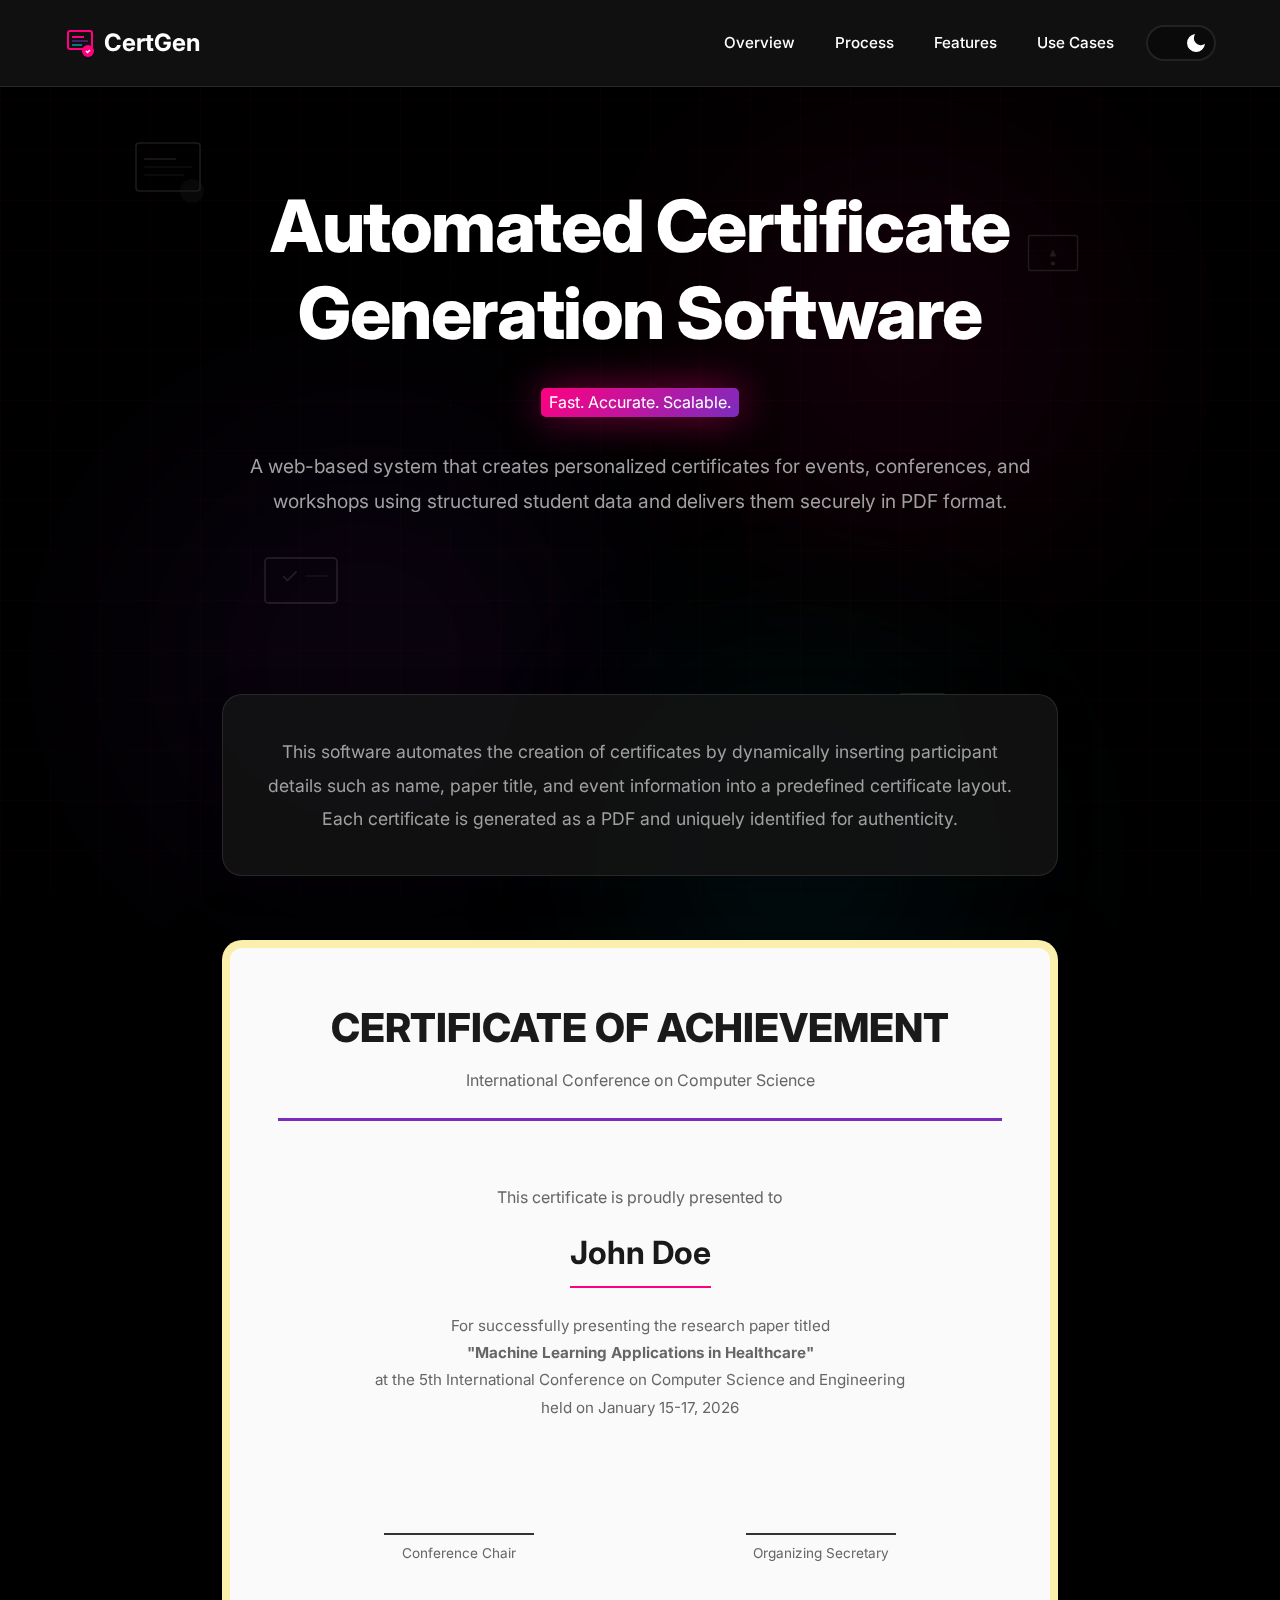
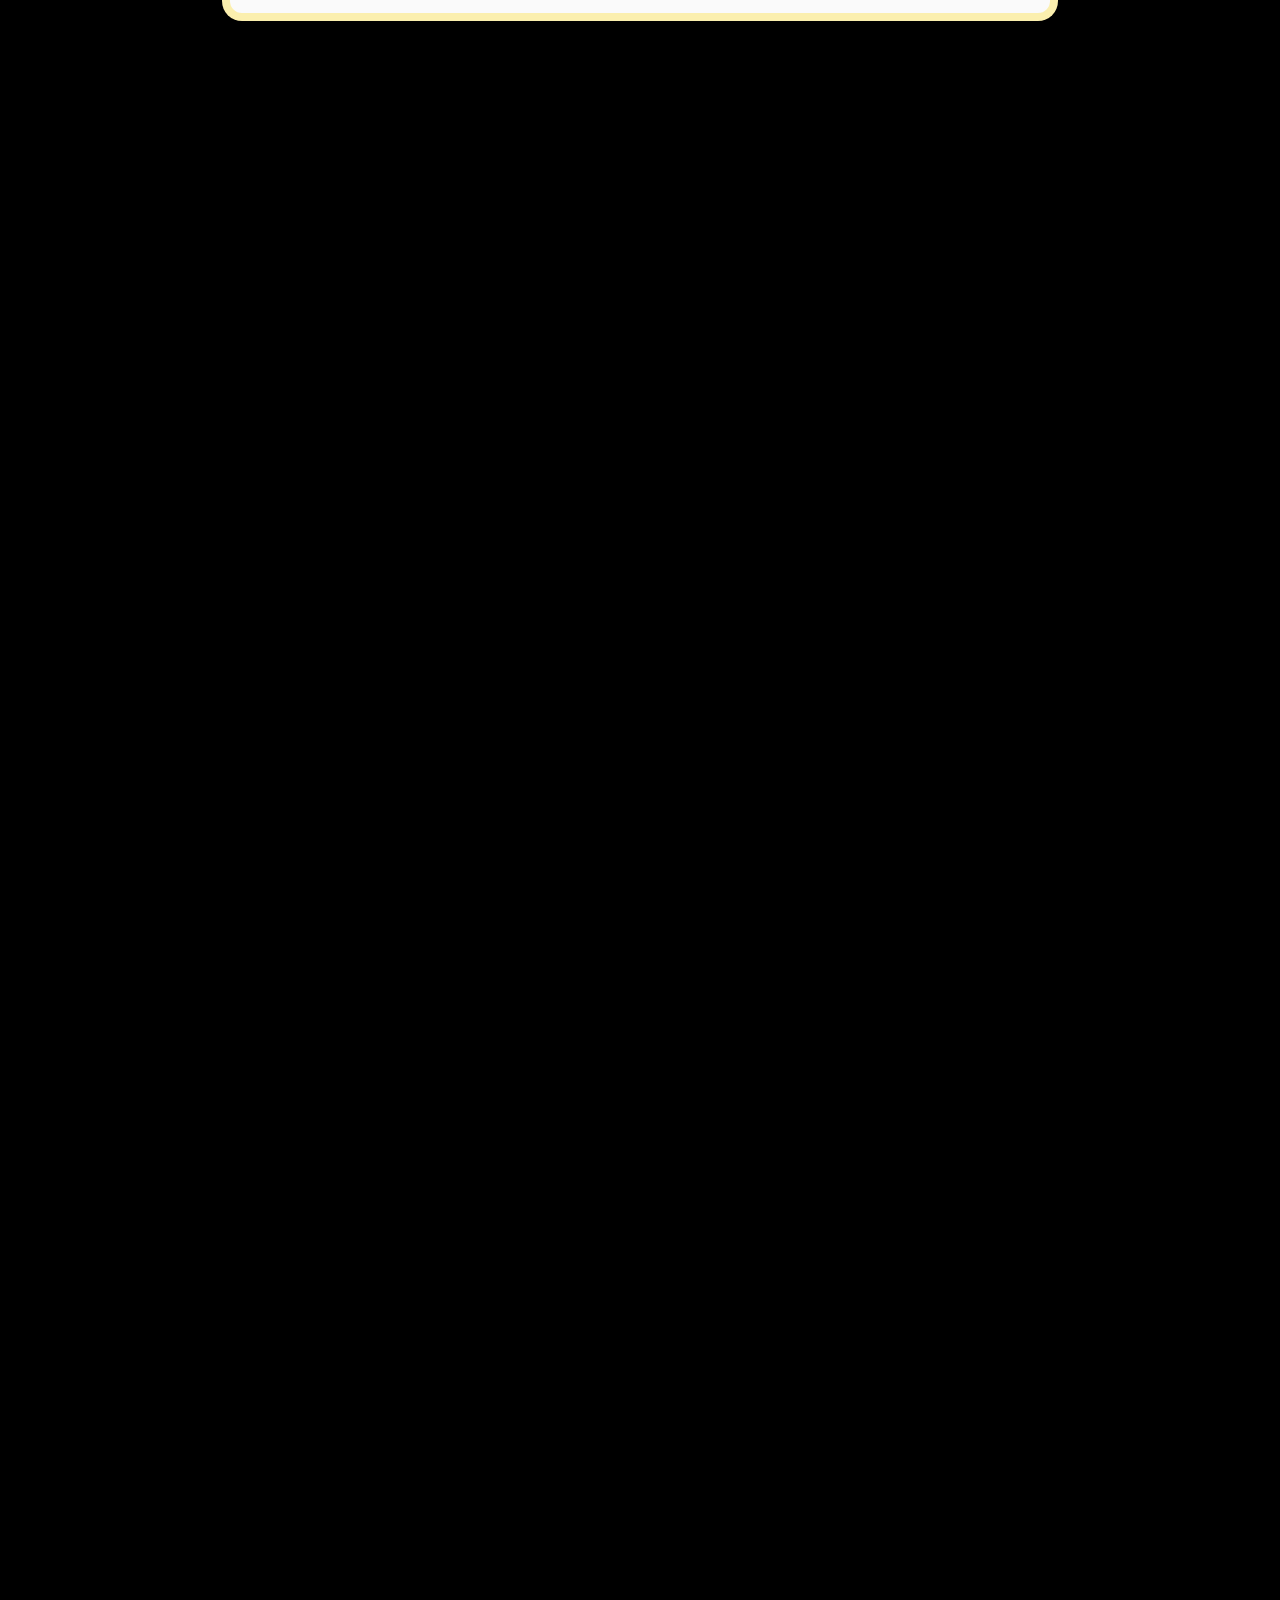
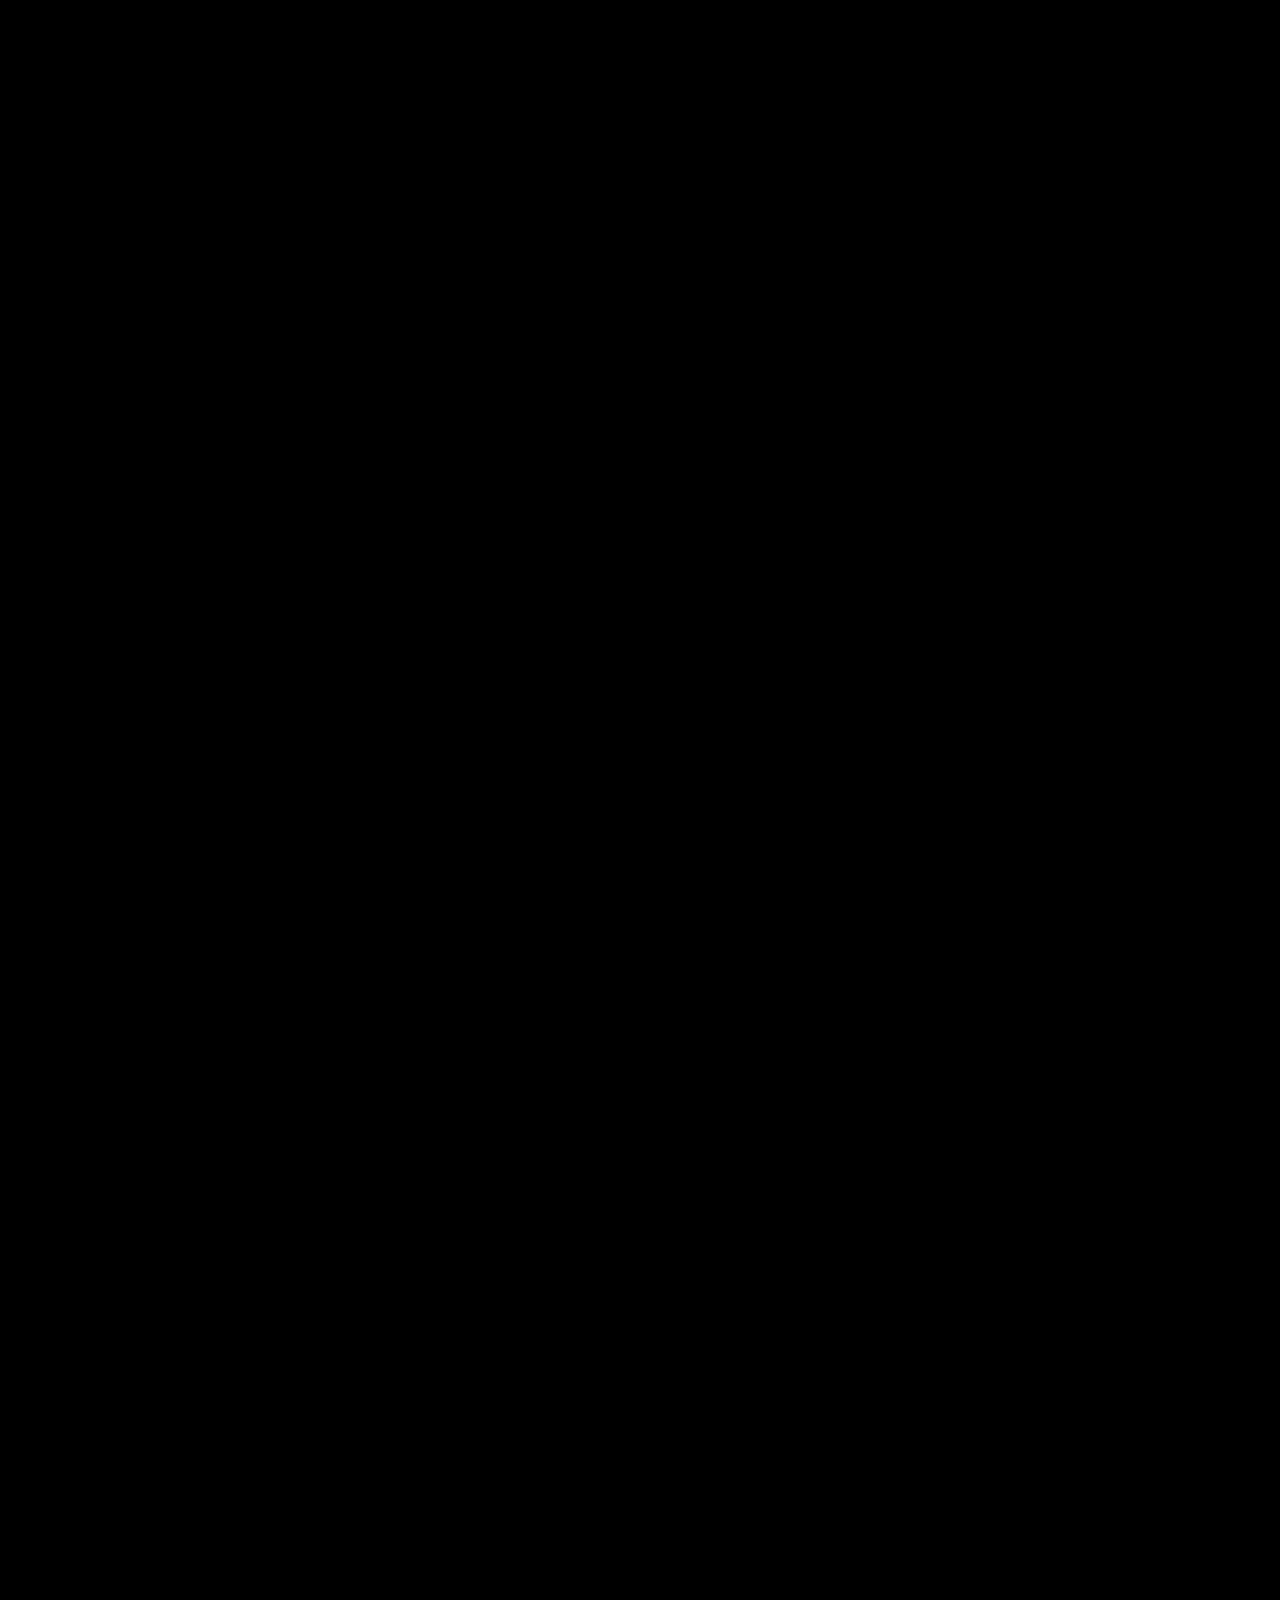
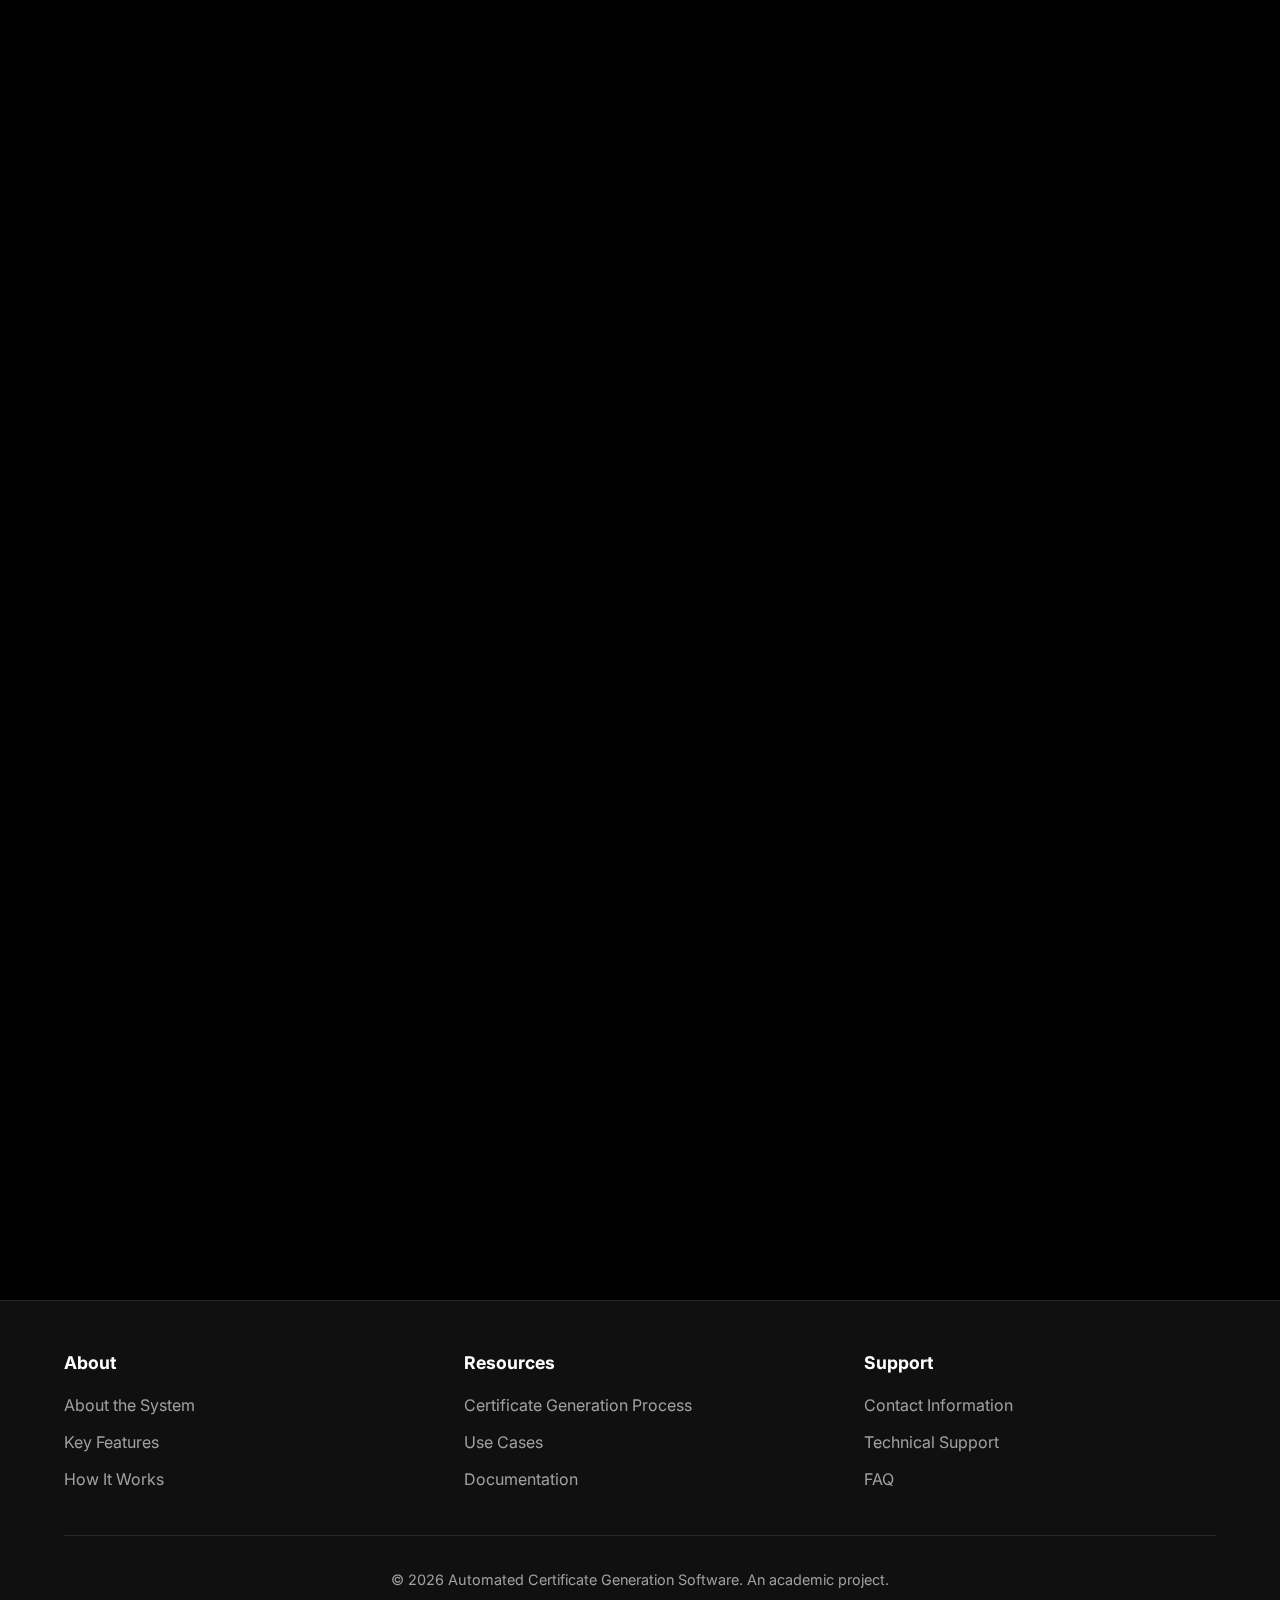
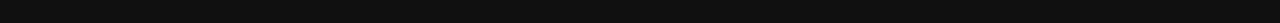
<file: index.html>
<!DOCTYPE html>
<html lang="en">
<head>
    <meta charset="UTF-8">
    <meta name="viewport" content="width=device-width, initial-scale=1.0">
    <title>Automated Certificate Generation Software</title>
    <link href="https://fonts.googleapis.com/css2?family=Inter:wght@400;500;600;700;800&display=swap" rel="stylesheet">
    <link rel="stylesheet" href="css/style.css">
</head>
<body>
    <div class="floating-element float-1"></div>
    <div class="floating-element float-2"></div>
    <div class="floating-element float-3"></div>
    <svg class="certificate-float cert-1" width="80" height="80" viewBox="0 0 100 100" fill="none" xmlns="http://www.w3.org/2000/svg">
        <rect x="10" y="10" width="80" height="60" rx="4" stroke="white" stroke-width="2" fill="none"/>
        <line x1="20" y1="30" x2="60" y2="30" stroke="white" stroke-width="2"/>
        <line x1="20" y1="40" x2="80" y2="40" stroke="white" stroke-width="1"/>
        <line x1="20" y1="50" x2="70" y2="50" stroke="white" stroke-width="1"/>
        <circle cx="80" cy="70" r="15" fill="white" opacity="0.3"/>
    </svg>

    <svg class="certificate-float cert-2" width="70" height="70" viewBox="0 0 100 100" fill="none" xmlns="http://www.w3.org/2000/svg">
        <rect x="15" y="15" width="70" height="50" rx="3" stroke="white" stroke-width="2" fill="none"/>
        <path d="M50 35 L55 45 L45 45 Z" fill="white"/>
        <circle cx="50" cy="55" r="3" fill="white"/>
    </svg>

    <svg class="certificate-float cert-3" width="90" height="90" viewBox="0 0 100 100" fill="none" xmlns="http://www.w3.org/2000/svg">
        <rect x="10" y="20" width="80" height="50" rx="4" stroke="white" stroke-width="2" fill="none"/>
        <polyline points="30,40 35,45 45,35" stroke="white" stroke-width="2" fill="none"/>
        <line x1="55" y1="40" x2="80" y2="40" stroke="white" stroke-width="1"/>
    </svg>

    <svg class="certificate-float cert-4" width="75" height="75" viewBox="0 0 100 100" fill="none" xmlns="http://www.w3.org/2000/svg">
        <rect x="20" y="25" width="60" height="40" rx="3" stroke="white" stroke-width="2" fill="none"/>
        <circle cx="50" cy="45" r="8" stroke="white" stroke-width="2" fill="none"/>
        <path d="M50 70 L45 80 L50 77 L55 80 Z" fill="white"/>
    </svg>

    <nav>
        <a href="#" class="logo">
            <svg viewBox="0 0 32 32" fill="none" xmlns="http://www.w3.org/2000/svg">
                <rect x="4" y="4" width="24" height="18" rx="2" stroke="#ff0080" stroke-width="2"/>
                <line x1="8" y1="10" x2="20" y2="10" stroke="#ff0080" stroke-width="2"/>
                <line x1="8" y1="14" x2="24" y2="14" stroke="#7b2cbf" stroke-width="1"/>
                <line x1="8" y1="18" x2="18" y2="18" stroke="#00d4ff" stroke-width="1"/>
                <circle cx="24" cy="24" r="6" fill="#ff0080"/>
                <path d="M22 24 L23.5 25.5 L26 23" stroke="white" stroke-width="1.5" fill="none"/>
            </svg>
            <span>CertGen</span>
        </a>
        <div class="nav-right">
            <ul class="nav-links">
                <li><a href="#overview">Overview</a></li>
                <li><a href="#process">Process</a></li>
                <li><a href="#features">Features</a></li>
                <li><a href="#usecases">Use Cases</a></li>
            </ul>
            <button class="theme-toggle" id="themeToggle" aria-label="Toggle theme">
                <svg class="theme-icon sun-icon" fill="none" stroke="currentColor" viewBox="0 0 24 24">
                    <circle cx="12" cy="12" r="5" stroke-width="2"/>
                    <line x1="12" y1="1" x2="12" y2="3" stroke-width="2"/>
                    <line x1="12" y1="21" x2="12" y2="23" stroke-width="2"/>
                    <line x1="4.22" y1="4.22" x2="5.64" y2="5.64" stroke-width="2"/>
                    <line x1="18.36" y1="18.36" x2="19.78" y2="19.78" stroke-width="2"/>
                    <line x1="1" y1="12" x2="3" y2="12" stroke-width="2"/>
                    <line x1="21" y1="12" x2="23" y2="12" stroke-width="2"/>
                    <line x1="4.22" y1="19.78" x2="5.64" y2="18.36" stroke-width="2"/>
                    <line x1="18.36" y1="5.64" x2="19.78" y2="4.22" stroke-width="2"/>
                </svg>
                <svg class="theme-icon moon-icon" fill="currentColor" viewBox="0 0 24 24">
                    <path d="M21 12.79A9 9 0 1 1 11.21 3 7 7 0 0 0 21 12.79z"/>
                </svg>
            </button>
        </div>
    </nav>

    <!-- Hero Section -->
    <section class="hero">
        <h1>
            Automated Certificate<br>
            Generation Software
        </h1>
        
        <div style="margin: 2rem 0;">
            <span class="highlight">Fast. Accurate. Scalable.</span>
        </div>

        <p>
            A web-based system that creates personalized certificates for events, conferences, and workshops using structured student data and delivers them securely in PDF format.
        </p>
    </section>

    <!-- Description Section -->
    <section class="description-section">
        <div class="description-box">
            <p>
                This software automates the creation of certificates by dynamically inserting participant details such as name, paper title, and event information into a predefined certificate layout. Each certificate is generated as a PDF and uniquely identified for authenticity.
            </p>
        </div>
    </section>

    <!-- Certificate Visual Mockup -->
    <section class="certificate-visual">
        <div class="certificate-mockup">
            <div class="cert-header">
                <div class="cert-title">CERTIFICATE OF ACHIEVEMENT</div>
                <div class="cert-subtitle">International Conference on Computer Science</div>
            </div>
            <div class="cert-body">
                <div class="cert-presented">This certificate is proudly presented to</div>
                <div class="cert-name">John Doe</div>
                <div class="cert-description">
                    For successfully presenting the research paper titled<br>
                    <strong>"Machine Learning Applications in Healthcare"</strong><br>
                    at the 5th International Conference on Computer Science and Engineering<br>
                    held on January 15-17, 2026
                </div>
            </div>
            <div class="cert-footer">
                <div class="cert-signature">
                    <div class="signature-line"></div>
                    <div class="signature-text">Conference Chair</div>
                </div>
                <div class="cert-signature">
                    <div class="signature-line"></div>
                    <div class="signature-text">Organizing Secretary</div>
                </div>
            </div>
        </div>
    </section>

    <!-- What the System Does -->
    <section class="section" id="overview">
        <h2 class="section-title">Certificate Generation Overview</h2>
        <div class="overview-grid">
            <div class="overview-card">
                <h3>📊 Structured Data Input</h3>
                <p>Accepts structured student data including name, paper title, and email address for seamless processing.</p>
            </div>
            <div class="overview-card">
                <h3>📄 Individual Certificate Generation</h3>
                <p>Generates individual certificates for each participant with their specific information.</p>
            </div>
            <div class="overview-card">
                <h3>✨ Consistent Formatting</h3>
                <p>Ensures consistent formatting and layout across all generated certificates.</p>
            </div>
            <div class="overview-card">
                <h3>🔒 Secure PDF Output</h3>
                <p>Produces secure, printable PDF certificates ready for distribution.</p>
            </div>
            <div class="overview-card">
                <h3>📈 Large-Scale Generation</h3>
                <p>Supports large-scale generation with accuracy for events of any size.</p>
            </div>
        </div>
    </section>

    <!-- How Certificate Generation Works -->
    <section class="section" id="process">
        <h2 class="section-title">Certificate Generation Process</h2>
        <div class="process-steps">
            <div class="process-step">
                <div class="step-number">01</div>
                <div class="step-content">
                    <h3>Data Storage</h3>
                    <p>Student information is stored in a structured format, ensuring all necessary details are organized and accessible.</p>
                </div>
            </div>
            <div class="process-step">
                <div class="step-number">02</div>
                <div class="step-content">
                    <h3>Layout Definition</h3>
                    <p>Certificate layout is predefined and standardized according to institutional requirements and branding guidelines.</p>
                </div>
            </div>
            <div class="process-step">
                <div class="step-number">03</div>
                <div class="step-content">
                    <h3>Dynamic Placement</h3>
                    <p>Student details are dynamically placed into the certificate template with precise positioning and formatting.</p>
                </div>
            </div>
            <div class="process-step">
                <div class="step-number">04</div>
                <div class="step-content">
                    <h3>PDF Generation</h3>
                    <p>A unique PDF certificate is created for each participant with embedded security features.</p>
                </div>
            </div>
            <div class="process-step">
                <div class="step-number">05</div>
                <div class="step-content">
                    <h3>Distribution Ready</h3>
                    <p>Certificates are ready for distribution or archival, organized by participant information.</p>
                </div>
            </div>
        </div>
    </section>

    <!-- Why This System Is Needed -->
    <section class="section" id="features">
        <h2 class="section-title">Why Automated Certificate Generation?</h2>
        <div class="why-grid">
            <div class="why-card">
                <div class="why-icon">⚡</div>
                <h3>Eliminates Manual Work</h3>
                <p>Removes the need for manual certificate preparation, saving countless hours of tedious work.</p>
            </div>
            <div class="why-card">
                <div class="why-icon">🎯</div>
                <h3>Reduces Human Error</h3>
                <p>Minimizes mistakes in names, titles, and dates through automated data processing.</p>
            </div>
            <div class="why-card">
                <div class="why-icon">⏱️</div>
                <h3>Saves Time</h3>
                <p>Significantly reduces the time required for organizers to produce certificates for large events.</p>
            </div>
            <div class="why-card">
                <div class="why-icon">📐</div>
                <h3>Uniform Design</h3>
                <p>Ensures uniform certificate design and maintains consistent institutional branding.</p>
            </div>
            <div class="why-card">
                <div class="why-icon">📊</div>
                <h3>Easy Scaling</h3>
                <p>Scales easily for large events, handling hundreds or thousands of certificates effortlessly.</p>
            </div>
        </div>
    </section>

    <!-- Use Cases -->
    <section class="section" id="usecases">
        <h2 class="section-title">Where This Software Can Be Used</h2>
        <div class="usecase-list">
            <div class="usecase-item">
                <h3>🎓 Academic Conferences</h3>
                <p>Perfect for national and international academic conferences with multiple paper presentations.</p>
            </div>
            <div class="usecase-item">
                <h3>📝 Paper Presentation Events</h3>
                <p>Ideal for symposiums and events where research papers are presented by students and faculty.</p>
            </div>
            <div class="usecase-item">
                <h3>🔬 Workshops and Seminars</h3>
                <p>Suitable for technical workshops, training seminars, and skill development programs.</p>
            </div>
            <div class="usecase-item">
                <h3>💻 Webinars and Training Programs</h3>
                <p>Effective for online webinars, virtual training sessions, and e-learning platforms.</p>
            </div>
            <div class="usecase-item">
                <h3>🏛️ College and Institutional Events</h3>
                <p>Applicable to various college events, cultural programs, and institutional activities.</p>
            </div>
        </div>
    </section>

    <section class="section">
        <h2 class="section-title">System Characteristics</h2>
        <div class="tech-grid">
            <div class="tech-card">
                <h3>🌐 Web-Based Application</h3>
                <p>Accessible through any modern web browser without installation requirements.</p>
            </div>
            <div class="tech-card">
                <h3>💻 Platform Independent</h3>
                <p>Works seamlessly across Windows, macOS, and Linux operating systems.</p>
            </div>
            <div class="tech-card">
                <h3>🔐 Secure Data Handling</h3>
                <p>Implements robust security measures to protect participant information.</p>
            </div>
            <div class="tech-card">
                <h3>📄 PDF-Based Output</h3>
                <p>Generates industry-standard PDF certificates for universal compatibility.</p>
            </div>
            <div class="tech-card">
                <h3>🔧 Modular Design</h3>
                <p>Built with a modular and extensible architecture for future enhancements.</p>
            </div>
        </div>
    </section>

    <!-- Testimonials -->
    <section class="section">
        <h2 class="section-title">Feedback</h2>
        <div class="testimonial">
            <p class="testimonial-text">
                "The system simplified certificate preparation for our conference and reduced processing time significantly. What used to take days now takes minutes."
            </p>
            <p class="testimonial-author">— Conference Organizing Committee</p>
        </div>
    </section>

    <!-- Footer -->
    <footer>
        <div class="footer-content">
            <div class="footer-section">
                <h3>About</h3>
                <ul>
                    <li><a href="#overview">About the System</a></li>
                    <li><a href="#features">Key Features</a></li>
                    <li><a href="#process">How It Works</a></li>
                </ul>
            </div>
            <div class="footer-section">
                <h3>Resources</h3>
                <ul>
                    <li><a href="#process">Certificate Generation Process</a></li>
                    <li><a href="#usecases">Use Cases</a></li>
                    <li><a href="#">Documentation</a></li>
                </ul>
            </div>
            <div class="footer-section">
                <h3>Support</h3>
                <ul>
                    <li><a href="#">Contact Information</a></li>
                    <li><a href="#">Technical Support</a></li>
                    <li><a href="#">FAQ</a></li>
                </ul>
            </div>
        </div>
        <div class="footer-bottom">
            <p>&copy; 2026 Automated Certificate Generation Software. An academic project.</p>
        </div>
    </footer>

    <script>
        // Theme Toggle Functionality
        const themeToggle = document.getElementById('themeToggle');
        const html = document.documentElement;
        
        // Check for saved theme preference or default to 'dark'
        const currentTheme = localStorage.getItem('theme') || 'dark';
        html.setAttribute('data-theme', currentTheme);
        
        themeToggle.addEventListener('click', () => {
            const theme = html.getAttribute('data-theme');
            const newTheme = theme === 'dark' ? 'light' : 'dark';
            
            html.setAttribute('data-theme', newTheme);
            localStorage.setItem('theme', newTheme);
        });

        // Smooth scrolling for anchor links
        document.querySelectorAll('a[href^="#"]').forEach(anchor => {
            anchor.addEventListener('click', function (e) {
                e.preventDefault();
                const target = document.querySelector(this.getAttribute('href'));
                if (target) {
                    target.scrollIntoView({
                        behavior: 'smooth',
                        block: 'start'
                    });
                }
            });
        });

        // Parallax effect for floating elements
        window.addEventListener('scroll', () => {
            const scrolled = window.pageYOffset;
            const floatElements = document.querySelectorAll('.floating-element');
            
            floatElements.forEach((element, index) => {
                const speed = 0.5 + (index * 0.1);
                element.style.transform = `translateY(${scrolled * speed}px)`;
            });
        });

        // Intersection Observer for fade-in animations
        const observerOptions = {
            threshold: 0.1,
            rootMargin: '0px 0px -100px 0px'
        };

        const observer = new IntersectionObserver((entries) => {
            entries.forEach(entry => {
                if (entry.isIntersecting) {
                    entry.target.style.opacity = '1';
                    entry.target.style.transform = 'translateY(0)';
                }
            });
        }, observerOptions);

        // Observe all sections
        document.querySelectorAll('.section, .overview-card, .why-card, .process-step').forEach(el => {
            el.style.opacity = '0';
            el.style.transform = 'translateY(20px)';
            el.style.transition = 'opacity 0.6s ease, transform 0.6s ease';
            observer.observe(el);
        });
    </script>
</body>
</html>
</file>
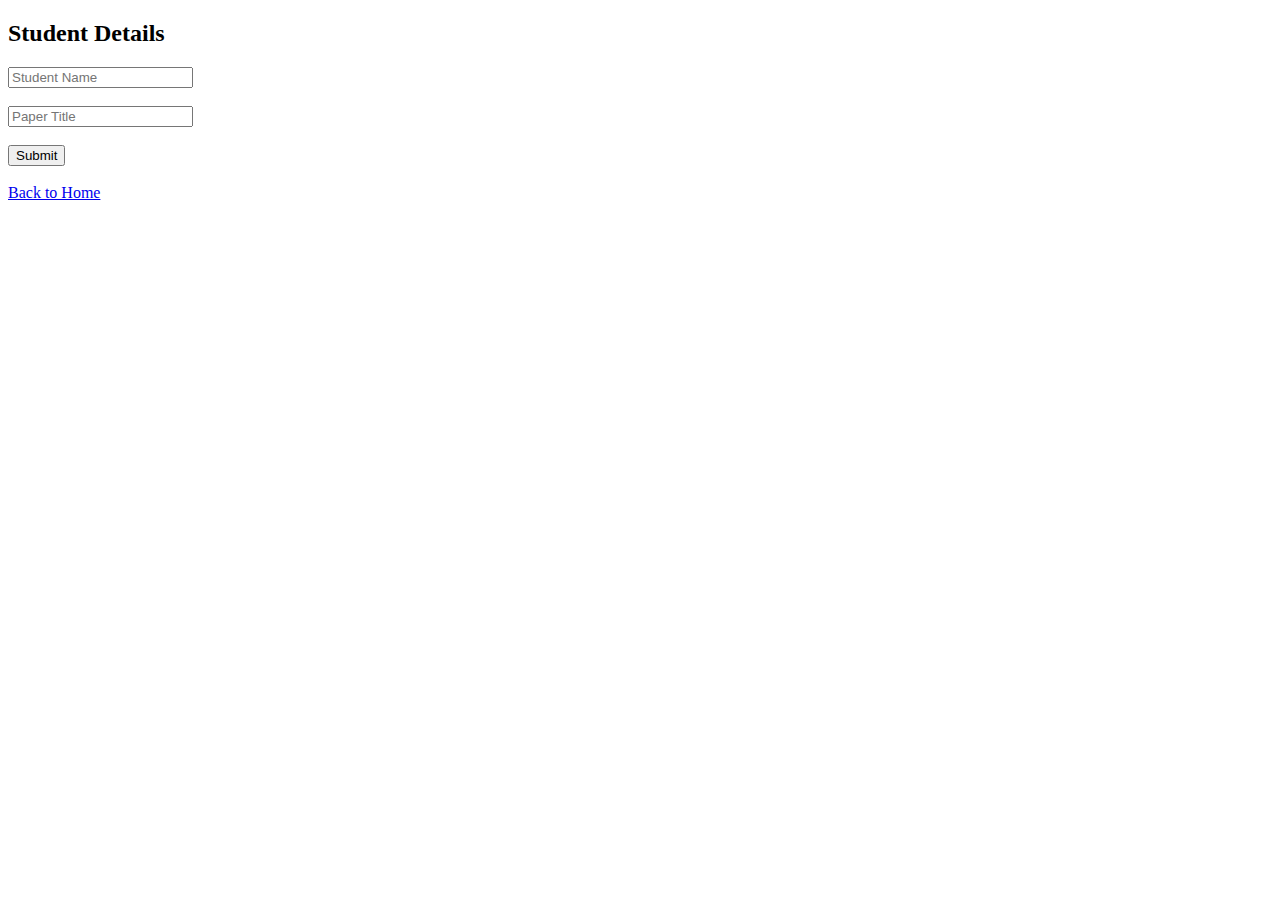
<file: static/form.html>
<!DOCTYPE html>
<html>
<head>
    <title>Form</title>
</head>
<body>
    <h2>Student Details</h2>

    <form action="/submit" method="post">
        <input type="text" name="name" placeholder="Student Name" required><br><br>
        <input type="text" name="paper_title" placeholder="Paper Title" required><br><br>
        <button type="submit">Submit</button>
    </form>

    <br>
    <a href="/">Back to Home</a>
</body>
</html>
</file>
<file: css/style.css>
* {
            margin: 0;
            padding: 0;
            box-sizing: border-box;
        }

        :root {
            --bg-primary: #000000;
            --bg-secondary: #0a0a0a;
            --bg-card: rgba(20, 20, 20, 0.8);
            --accent-pink: #ff0080;
            --accent-purple: #7b2cbf;
            --accent-blue: #00d4ff;
            --text-primary: #ffffff;
            --text-secondary: #a0a0a0;
            --border-color: rgba(255, 255, 255, 0.1);
        }

        [data-theme="light"] {
            --bg-primary: #ffffff;
            --bg-secondary: #f8f9fa;
            --bg-card: rgba(255, 255, 255, 0.95);
            --text-primary: #1a1a1a;
            --text-secondary: #666666;
            --border-color: rgba(0, 0, 0, 0.1);
        }

        body {
            font-family: 'Inter', -apple-system, BlinkMacSystemFont, 'Segoe UI', Roboto, sans-serif;
            background: var(--bg-primary);
            color: var(--text-primary);
            overflow-x: hidden;
            line-height: 1.6;
            position: relative;
            transition: background 0.3s ease, color 0.3s ease;
        }

        /* Animated grid background for dark theme */
        body::before {
            content: '';
            position: fixed;
            top: 0;
            left: 0;
            width: 100%;
            height: 100%;
            background-image: 
                linear-gradient(rgba(255, 0, 128, 0.03) 1px, transparent 1px),
                linear-gradient(90deg, rgba(255, 0, 128, 0.03) 1px, transparent 1px);
            background-size: 50px 50px;
            pointer-events: none;
            z-index: 0;
            opacity: 1;
        }

        [data-theme="light"] body::before {
            background-image: 
                linear-gradient(rgba(0, 0, 0, 0.05) 1px, transparent 1px),
                linear-gradient(90deg, rgba(0, 0, 0, 0.05) 1px, transparent 1px);
        }

        /* Floating Elements */
        .floating-element {
            position: fixed;
            border-radius: 50%;
            filter: blur(120px);
            opacity: 0.15;
            animation: float 20s ease-in-out infinite;
            pointer-events: none;
            z-index: 0;
        }

        [data-theme="light"] .floating-element {
            opacity: 0.08;
            filter: blur(150px);
        }

        .float-1 {
            width: 500px;
            height: 500px;
            background: radial-gradient(circle, var(--accent-pink) 0%, transparent 70%);
            top: 10%;
            right: 10%;
            animation-delay: 0s;
        }

        .float-2 {
            width: 600px;
            height: 600px;
            background: radial-gradient(circle, var(--accent-purple) 0%, transparent 70%);
            top: 40%;
            left: 5%;
            animation-delay: 5s;
        }

        .float-3 {
            width: 450px;
            height: 450px;
            background: radial-gradient(circle, var(--accent-blue) 0%, transparent 70%);
            top: 70%;
            right: 20%;
            animation-delay: 10s;
        }

        @keyframes float {
            0%, 100% {
                transform: translate(0, 0) scale(1);
            }
            33% {
                transform: translate(30px, -30px) scale(1.1);
            }
            66% {
                transform: translate(-20px, 20px) scale(0.9);
            }
        }

        /* Certificate Floating Icons */
        .certificate-float {
            position: fixed;
            opacity: 0.1;
            animation: certificateFloat 15s ease-in-out infinite;
            pointer-events: none;
            z-index: 1;
        }

        [data-theme="light"] .certificate-float {
            opacity: 0.08;
        }

        [data-theme="light"] .certificate-float path,
        [data-theme="light"] .certificate-float rect,
        [data-theme="light"] .certificate-float line,
        [data-theme="light"] .certificate-float polyline,
        [data-theme="light"] .certificate-float circle {
            stroke: #333 !important;
            fill: #333 !important;
        }

        .cert-1 {
            top: 15%;
            left: 10%;
            animation-delay: 0s;
        }

        .cert-2 {
            top: 25%;
            right: 15%;
            animation-delay: 3s;
        }

        .cert-3 {
            top: 60%;
            left: 20%;
            animation-delay: 6s;
        }

        .cert-4 {
            top: 75%;
            right: 25%;
            animation-delay: 9s;
        }

        @keyframes certificateFloat {
            0%, 100% {
                transform: translateY(0px) rotate(0deg);
                opacity: 0.15;
            }
            50% {
                transform: translateY(-20px) rotate(5deg);
                opacity: 0.25;
            }
        }

        /* Navbar */
        nav {
            display: flex;
            justify-content: space-between;
            align-items: center;
            padding: 1.5rem 4rem;
            position: relative;
            z-index: 100;
            background: var(--bg-card);
            backdrop-filter: blur(10px);
            border-bottom: 1px solid var(--border-color);
        }

        .nav-right {
            display: flex;
            align-items: center;
            gap: 2rem;
        }

        /* Theme Toggle */
        .theme-toggle {
            background: var(--bg-secondary);
            border: 2px solid var(--border-color);
            border-radius: 50px;
            padding: 0.5rem;
            cursor: pointer;
            display: flex;
            align-items: center;
            gap: 0.5rem;
            transition: all 0.3s ease;
            position: relative;
            width: 70px;
            height: 36px;
        }

        .theme-toggle:hover {
            border-color: var(--accent-pink);
        }

        .theme-icon {
            width: 24px;
            height: 24px;
            position: absolute;
            transition: all 0.3s ease;
            color: var(--text-primary);
        }

        .sun-icon {
            left: 6px;
            opacity: 0;
        }

        .moon-icon {
            right: 6px;
            opacity: 1;
        }

        [data-theme="light"] .sun-icon {
            opacity: 1;
        }

        [data-theme="light"] .moon-icon {
            opacity: 0;
        }

        .logo {
            display: flex;
            align-items: center;
            gap: 0.5rem;
            font-size: 1.5rem;
            font-weight: 700;
            color: var(--text-primary);
            text-decoration: none;
        }

        .logo svg {
            width: 32px;
            height: 32px;
        }

        .nav-links {
            display: flex;
            gap: 2.5rem;
            list-style: none;
        }

        .nav-links a {
            color: var(--text-primary);
            text-decoration: none;
            font-size: 0.95rem;
            font-weight: 500;
            transition: color 0.3s ease;
        }

        .nav-links a:hover {
            color: var(--accent-pink);
        }

        /* Hero Section */
        .hero {
            text-align: center;
            padding: 6rem 2rem 4rem;
            max-width: 1200px;
            margin: 0 auto;
            position: relative;
            z-index: 10;
            animation: fadeInUp 0.8s ease-out;
        }

        @keyframes fadeInUp {
            from {
                opacity: 0;
                transform: translateY(30px);
            }
            to {
                opacity: 1;
                transform: translateY(0);
            }
        }

        .hero h1 {
            font-size: 4.5rem;
            font-weight: 800;
            line-height: 1.2;
            margin-bottom: 1.5rem;
            letter-spacing: -0.02em;
        }

        .highlight {
            background: linear-gradient(135deg, var(--accent-pink) 0%, var(--accent-purple) 100%);
            color: white;
            padding: 0.1em 0.5em;
            border-radius: 0.3em;
            display: inline-block;
            position: relative;
            box-shadow: 0 0 40px rgba(255, 0, 128, 0.5);
        }

        .hero p {
            font-size: 1.2rem;
            color: var(--text-secondary);
            max-width: 800px;
            margin: 0 auto 3rem;
            line-height: 1.8;
        }

        /* Description Section */
        .description-section {
            max-width: 900px;
            margin: 4rem auto;
            padding: 0 2rem;
            text-align: center;
            position: relative;
            z-index: 10;
        }

        .description-box {
            background: var(--bg-card);
            border: 1px solid var(--border-color);
            border-radius: 20px;
            padding: 2.5rem;
            backdrop-filter: blur(10px);
            box-shadow: 0 8px 32px rgba(0, 0, 0, 0.3);
        }

        [data-theme="light"] .description-box {
            box-shadow: 0 8px 32px rgba(0, 0, 0, 0.1);
        }

        .description-box p {
            font-size: 1.1rem;
            color: var(--text-secondary);
            line-height: 1.9;
        }

        /* Section Styles */
        .section {
            max-width: 1200px;
            margin: 6rem auto;
            padding: 0 2rem;
            position: relative;
            z-index: 10;
        }

        .section-title {
            font-size: 2.5rem;
            font-weight: 700;
            text-align: center;
            margin-bottom: 3rem;
            background: linear-gradient(135deg, var(--accent-pink) 0%, var(--accent-blue) 100%);
            -webkit-background-clip: text;
            -webkit-text-fill-color: transparent;
            background-clip: text;
        }

        /* Overview Cards */
        .overview-grid {
            display: grid;
            grid-template-columns: repeat(auto-fit, minmax(250px, 1fr));
            gap: 2rem;
        }

        .overview-card {
            background: var(--bg-card);
            border: 1px solid var(--border-color);
            border-radius: 15px;
            padding: 2rem;
            backdrop-filter: blur(10px);
            transition: all 0.3s ease;
        }

        .overview-card:hover {
            transform: translateY(-5px);
            box-shadow: 0 10px 40px rgba(255, 0, 128, 0.2);
            border-color: rgba(255, 0, 128, 0.3);
        }

        [data-theme="light"] .overview-card:hover {
            box-shadow: 0 10px 40px rgba(255, 0, 128, 0.15);
        }

        .overview-card h3 {
            font-size: 1.1rem;
            margin-bottom: 0.8rem;
            color: var(--accent-pink);
        }

        .overview-card p {
            color: var(--text-secondary);
            font-size: 0.95rem;
            line-height: 1.6;
        }

        /* Process Steps */
        .process-steps {
            display: flex;
            flex-direction: column;
            gap: 2rem;
            max-width: 800px;
            margin: 0 auto;
        }

        .process-step {
            display: flex;
            gap: 2rem;
            background: var(--bg-card);
            border: 1px solid var(--border-color);
            border-radius: 15px;
            padding: 2rem;
            backdrop-filter: blur(10px);
            transition: all 0.3s ease;
        }

        .process-step:hover {
            transform: translateX(10px);
            border-color: rgba(255, 0, 128, 0.3);
        }

        .step-number {
            font-size: 2rem;
            font-weight: 800;
            color: var(--accent-pink);
            min-width: 60px;
        }

        .step-content h3 {
            font-size: 1.2rem;
            margin-bottom: 0.5rem;
            color: var(--text-primary);
        }

        .step-content p {
            color: var(--text-secondary);
            line-height: 1.7;
        }

        /* Why Section */
        .why-grid {
            display: grid;
            grid-template-columns: repeat(auto-fit, minmax(280px, 1fr));
            gap: 2rem;
        }

        .why-card {
            background: var(--bg-card);
            border: 1px solid var(--border-color);
            border-radius: 15px;
            padding: 2rem;
            backdrop-filter: blur(10px);
            text-align: center;
            transition: all 0.3s ease;
        }

        .why-card:hover {
            transform: scale(1.05);
            box-shadow: 0 10px 40px rgba(123, 44, 191, 0.3);
            border-color: rgba(123, 44, 191, 0.4);
        }

        [data-theme="light"] .why-card:hover {
            box-shadow: 0 10px 40px rgba(123, 44, 191, 0.15);
        }

        .why-icon {
            font-size: 2.5rem;
            margin-bottom: 1rem;
        }

        .why-card h3 {
            font-size: 1.1rem;
            margin-bottom: 0.8rem;
            color: var(--text-primary);
        }

        .why-card p {
            color: var(--text-secondary);
            font-size: 0.95rem;
        }

        /* Use Cases */
        .usecase-list {
            display: grid;
            grid-template-columns: repeat(auto-fit, minmax(300px, 1fr));
            gap: 1.5rem;
            max-width: 900px;
            margin: 0 auto;
        }

        .usecase-item {
            background: var(--bg-card);
            border-left: 4px solid var(--accent-blue);
            border-radius: 10px;
            padding: 1.5rem;
            backdrop-filter: blur(10px);
            transition: all 0.3s ease;
        }

        .usecase-item:hover {
            background: var(--bg-secondary);
            transform: translateX(5px);
        }

        .usecase-item h3 {
            font-size: 1.1rem;
            color: var(--accent-blue);
            margin-bottom: 0.5rem;
        }

        /* Technical Overview */
        .tech-grid {
            display: grid;
            grid-template-columns: repeat(auto-fit, minmax(250px, 1fr));
            gap: 2rem;
        }

        .tech-card {
            background: var(--bg-card);
            border: 1px solid var(--border-color);
            border-radius: 15px;
            padding: 2rem;
            backdrop-filter: blur(10px);
            text-align: center;
        }

        .tech-card h3 {
            font-size: 1.1rem;
            margin-bottom: 0.5rem;
            color: var(--text-primary);
        }

        .tech-card p {
            color: var(--text-secondary);
            font-size: 0.9rem;
        }

        /* Testimonials */
        .testimonial {
            max-width: 700px;
            margin: 0 auto;
            background: var(--bg-card);
            border: 1px solid var(--border-color);
            border-radius: 20px;
            padding: 3rem;
            backdrop-filter: blur(10px);
            text-align: center;
        }

        .testimonial-text {
            font-size: 1.2rem;
            font-style: italic;
            color: var(--text-secondary);
            line-height: 1.8;
            margin-bottom: 1.5rem;
        }

        .testimonial-author {
            color: var(--accent-pink);
            font-weight: 600;
        }

        /* Certificate Visual */
        .certificate-visual {
            max-width: 900px;
            margin: 4rem auto;
            padding: 0 2rem;
            position: relative;
            z-index: 10;
        }

        .certificate-mockup {
            background: rgba(255, 255, 255, 0.98);
            border-radius: 20px;
            padding: 3rem;
            box-shadow: 0 20px 60px rgba(0, 0, 0, 0.5);
            border: 8px solid rgba(255, 215, 0, 0.3);
            position: relative;
        }

        [data-theme="light"] .certificate-mockup {
            background: rgba(255, 255, 255, 1);
            box-shadow: 0 20px 60px rgba(0, 0, 0, 0.15);
        }

        .cert-header {
            text-align: center;
            border-bottom: 3px solid var(--accent-purple);
            padding-bottom: 1.5rem;
            margin-bottom: 2rem;
        }

        .cert-title {
            font-size: 2.5rem;
            font-weight: 800;
            color: #1a1a1a;
            margin-bottom: 0.5rem;
        }

        .cert-subtitle {
            font-size: 1rem;
            color: #666;
        }

        .cert-body {
            text-align: center;
            padding: 2rem 0;
        }

        .cert-presented {
            font-size: 1rem;
            color: #666;
            margin-bottom: 1rem;
        }

        .cert-name {
            font-size: 2rem;
            font-weight: 700;
            color: #1a1a1a;
            margin-bottom: 1.5rem;
            border-bottom: 2px solid var(--accent-pink);
            display: inline-block;
            padding-bottom: 0.5rem;
        }

        .cert-description {
            font-size: 0.95rem;
            color: #666;
            line-height: 1.8;
            max-width: 600px;
            margin: 0 auto 2rem;
        }

        .cert-footer {
            display: flex;
            justify-content: space-around;
            margin-top: 3rem;
        }

        .cert-signature {
            text-align: center;
        }

        .signature-line {
            width: 150px;
            height: 2px;
            background: #333;
            margin-bottom: 0.5rem;
        }

        .signature-text {
            font-size: 0.85rem;
            color: #666;
        }

        /* Footer */
        footer {
            background: var(--bg-card);
            border-top: 1px solid var(--border-color);
            padding: 3rem 4rem 2rem;
            margin-top: 8rem;
            position: relative;
            z-index: 10;
        }

        .footer-content {
            max-width: 1200px;
            margin: 0 auto;
            display: grid;
            grid-template-columns: repeat(auto-fit, minmax(200px, 1fr));
            gap: 3rem;
            margin-bottom: 2rem;
        }

        .footer-section h3 {
            font-size: 1.1rem;
            margin-bottom: 1rem;
            color: var(--text-primary);
        }

        .footer-section ul {
            list-style: none;
        }

        .footer-section ul li {
            margin-bottom: 0.7rem;
        }

        .footer-section ul li a {
            color: var(--text-secondary);
            text-decoration: none;
            transition: color 0.3s ease;
        }

        .footer-section ul li a:hover {
            color: var(--accent-pink);
        }

        .footer-bottom {
            text-align: center;
            padding-top: 2rem;
            border-top: 1px solid var(--border-color);
            color: var(--text-secondary);
            font-size: 0.9rem;
        }

        /* Responsive */
        @media (max-width: 968px) {
            nav {
                padding: 1.5rem 2rem;
            }

            .hero h1 {
                font-size: 3rem;
            }

            .nav-links {
                display: none;
            }

            .nav-right {
                gap: 1rem;
            }

            .section-title {
                font-size: 2rem;
            }

            .overview-grid,
            .why-grid,
            .tech-grid {
                grid-template-columns: 1fr;
            }

            .process-step {
                flex-direction: column;
                gap: 1rem;
            }

            .cert-title {
                font-size: 2rem;
            }

            .cert-name {
                font-size: 1.5rem;
            }
        }

        @media (max-width: 640px) {
            .hero h1 {
                font-size: 2.2rem;
            }

            nav {
                padding: 1rem;
            }

            .certificate-mockup {
                padding: 2rem 1rem;
            }

            footer {
                padding: 2rem 1rem;
            }

            .theme-toggle {
                width: 60px;
                height: 32px;
            }

            .theme-icon {
                width: 20px;
                height: 20px;
            }
        }
</file>
